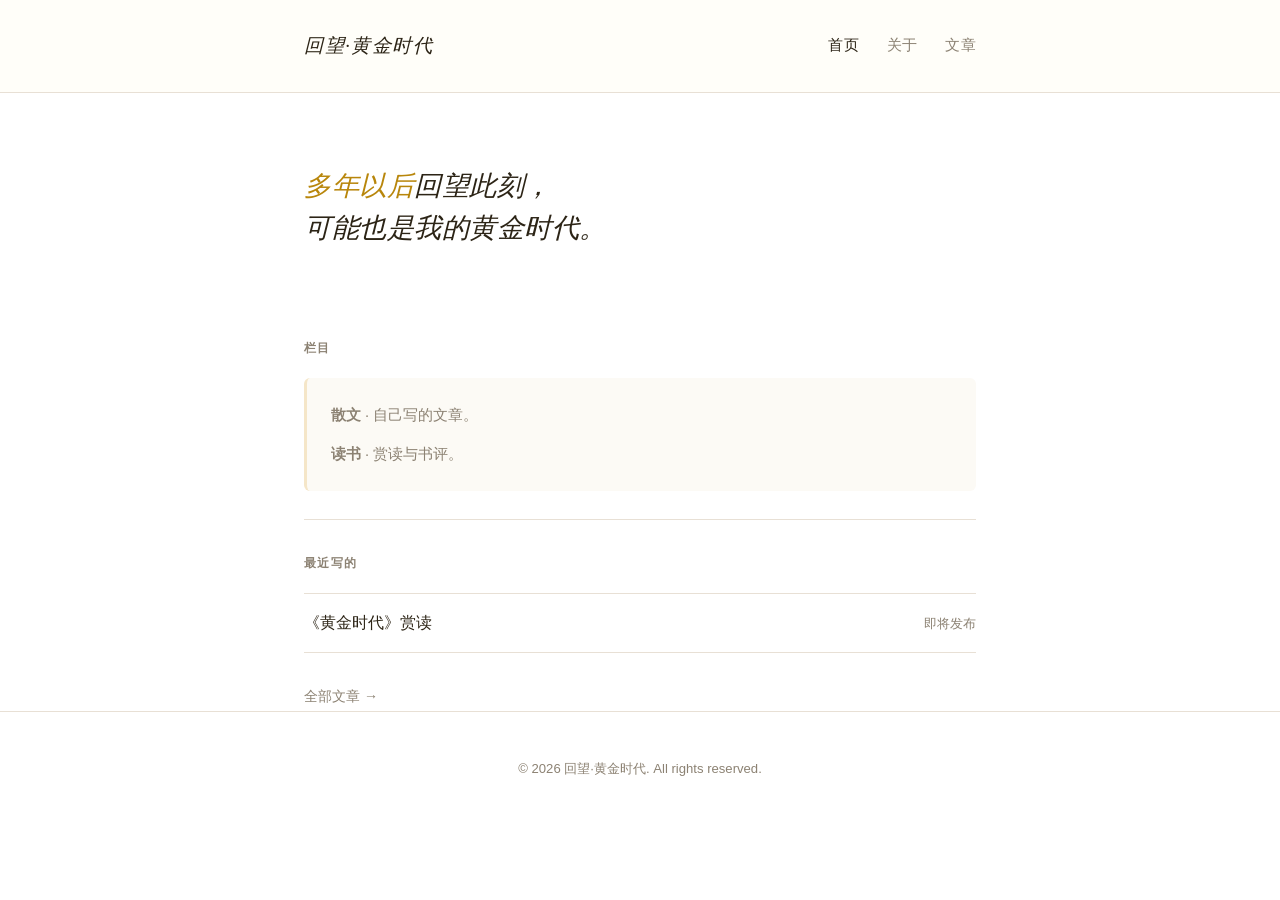
<file: index.html>
<!DOCTYPE html>
<html lang="zh-CN">
<head>
    <meta charset="UTF-8">
    <meta name="viewport" content="width=device-width, initial-scale=1.0">
    <title>回望·黄金时代</title>
    <link rel="icon" type="image/svg+xml" href="favicon.svg">
    <link rel="stylesheet" href="style.css">
    <style>
        .hero {
            padding: 72px 0 56px;
        }
        .hero-quote {
            font-size: 1.7rem;
            font-weight: 400;
            font-style: italic;
            line-height: 1.55;
            color: var(--text-color);
            margin: 0 0 20px 0;
            letter-spacing: 0.02em;
            font-family: "Noto Serif SC", "Source Han Serif SC", Georgia, serif;
        }
        .hero-quote .emphasis {
            color: var(--accent-color);
        }
        .hero-sub {
            font-size: 0.95rem;
            color: var(--secondary-text);
            line-height: 1.8;
            max-width: 520px;
        }
        .divider {
            border: none;
            border-top: 1px solid var(--border-color);
            margin: 0 0 32px 0;
        }
        .section-label {
            font-size: 0.78rem;
            font-weight: 600;
            text-transform: uppercase;
            letter-spacing: 0.12em;
            color: var(--secondary-text);
            margin-bottom: 18px;
        }
        .post-list {
            list-style: none;
            padding: 0;
            margin: 0 0 28px 0;
        }
        .post-list li {
            display: flex;
            justify-content: space-between;
            align-items: baseline;
            padding: 14px 0;
            border-bottom: 1px solid var(--border-color);
        }
        .post-list li:first-child {
            border-top: 1px solid var(--border-color);
        }
        .post-list a {
            text-decoration: none;
            color: var(--text-color);
            font-size: 1rem;
            font-weight: 500;
            transition: color 0.2s;
            flex: 1;
            margin-right: 16px;
        }
        .post-list a:hover {
            color: var(--accent-hover);
            text-decoration: underline;
            text-underline-offset: 3px;
        }
        .all-link {
            font-size: 0.88rem;
            color: var(--secondary-text);
            text-decoration: none;
            transition: color 0.2s;
        }
        .all-link:hover {
            color: var(--text-color);
        }
        .coming-soon {
            font-size: 0.92rem;
            color: var(--secondary-text);
            line-height: 1.8;
            padding: 24px;
            background: var(--quote-bg);
            border-radius: 6px;
            border-left: 3px solid var(--warm-glow);
        }
        .coming-soon a {
            color: var(--secondary-text);
            text-decoration: underline;
            text-decoration-color: #d5c9b0;
            text-underline-offset: 3px;
        }
        .coming-soon a:hover {
            color: var(--text-color);
        }
    </style>
</head>
<body>
    <header>
        <div class="container">
            <h1><a href="index.html"><span class="site-name">回望·黄金时代</span></a></h1>
            <nav>
                <a href="index.html" class="active">首页</a>
                <a href="about.html">关于</a>
                <a href="blog/">文章</a>
            </nav>
        </div>
    </header>

    <main class="container">
        <section class="hero">
            <p class="hero-quote">
                <span class="emphasis">多年以后</span>回望此刻，<br>可能也是我的黄金时代。
            </p>

        </section>


        <p class="section-label">栏目</p>
        <div class="coming-soon">
            <p style="margin:0 0 12px 0;"><strong>散文</strong> · 自己写的文章。</p>
            <p style="margin:0;"><strong>读书</strong> · 赏读与书评。</p>
        </div>

        <hr class="divider" style="margin-top: 28px;">

        <p class="section-label">最近写的</p>
        <ul class="post-list">
            <li>
                <a href="blog/reading-golden-age.html">《黄金时代》赏读</a>
                <span class="date">即将发布</span>
            </li>
        </ul>
        <a href="blog/" class="all-link">全部文章 →</a>
    </main>

    <footer>
        <div class="container">
            <p>&copy; 2026 回望·黄金时代. All rights reserved.</p>
        </div>
    </footer>
</body>
</html>
</file>
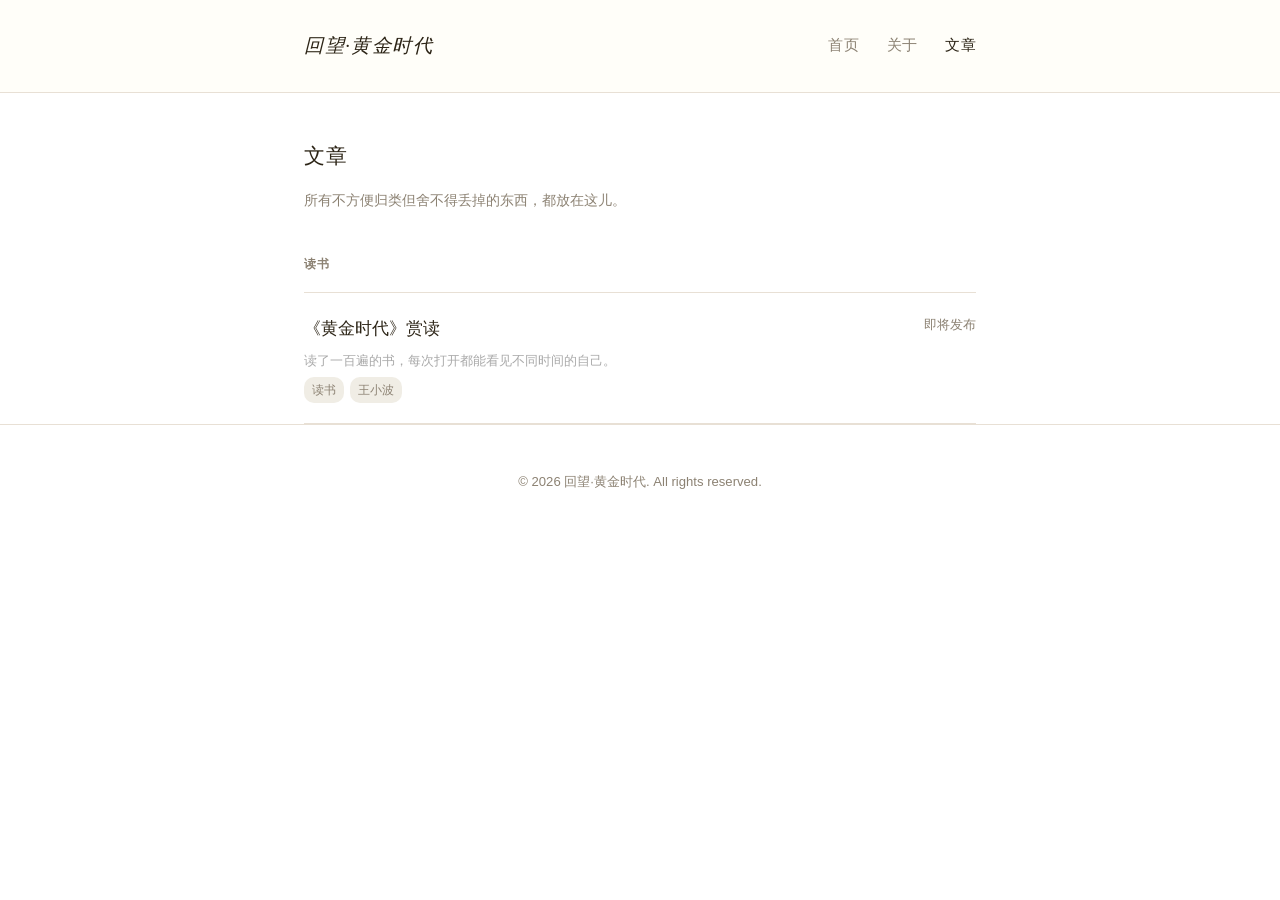
<file: blog/index.html>
<!DOCTYPE html>
<html lang="zh-CN">
<head>
    <meta charset="UTF-8">
    <meta name="viewport" content="width=device-width, initial-scale=1.0">
    <title>文章 | 回望·黄金时代</title>
    <link rel="icon" type="image/svg+xml" href="../favicon.svg">
    <link rel="stylesheet" href="../style.css">
    <style>
        .page-title {
            font-size: 1.3rem;
            font-weight: 500;
            margin: 44px 0 8px;
            letter-spacing: 0.03em;
        }
        .page-sub {
            font-size: 0.88rem;
            color: var(--secondary-text);
            margin-bottom: 32px;
            line-height: 1.7;
        }
        .article-list {
            list-style: none;
            padding: 0;
            margin: 0;
        }
        .article-list li {
            display: flex;
            justify-content: space-between;
            align-items: flex-start;
            padding: 20px 0;
            border-bottom: 1px solid var(--border-color);
        }
        .article-list li:first-child {
            border-top: 1px solid var(--border-color);
        }
        .article-meta {
            flex: 1;
            margin-right: 16px;
        }
        .article-meta a {
            text-decoration: none;
            color: var(--text-color);
            font-weight: 500;
            font-size: 1.05rem;
            transition: color 0.2s;
            display: block;
            margin-bottom: 6px;
        }
        .article-meta a:hover {
            color: var(--accent-hover);
            text-decoration: underline;
            text-underline-offset: 3px;
        }
        .article-excerpt {
            font-size: 0.82rem;
            color: #aaaaaa;
            margin-top: 4px;
            line-height: 1.6;
        }
        .article-tags {
            display: flex;
            gap: 6px;
            flex-wrap: wrap;
            margin-top: 6px;
        }
        .tag {
            font-size: 0.73rem;
            color: var(--secondary-text);
            background: #f0ede5;
            padding: 2px 8px;
            border-radius: 10px;
            white-space: nowrap;
        }
        .section-label {
            font-size: 0.78rem;
            font-weight: 600;
            text-transform: uppercase;
            letter-spacing: 0.12em;
            color: var(--secondary-text);
            margin: 36px 0 16px;
            padding-top: 4px;
        }
    </style>
</head>
<body>
    <header>
        <div class="container">
            <h1><a href="../index.html"><span class="site-name">回望·黄金时代</span></a></h1>
            <nav>
                <a href="../index.html">首页</a>
                <a href="../about.html">关于</a>
                <a href="index.html" class="active">文章</a>
            </nav>
        </div>
    </header>

    <main class="container">
        <h2 class="page-title">文章</h2>
        <p class="page-sub">所有不方便归类但舍不得丢掉的东西，都放在这儿。</p>

        <p class="section-label">读书</p>
        <ul class="article-list">
            <li>
                <div class="article-meta">
                    <a href="reading-golden-age.html">《黄金时代》赏读</a>
                    <div class="article-excerpt">读了一百遍的书，每次打开都能看见不同时间的自己。</div>
                    <div class="article-tags">
                        <span class="tag">读书</span>
                        <span class="tag">王小波</span>
                    </div>
                </div>
                <span class="date">即将发布</span>
            </li>
        </ul>
    </main>

    <footer>
        <div class="container">
            <p>&copy; 2026 回望·黄金时代. All rights reserved.</p>
        </div>
    </footer>
</body>
</html>
</file>
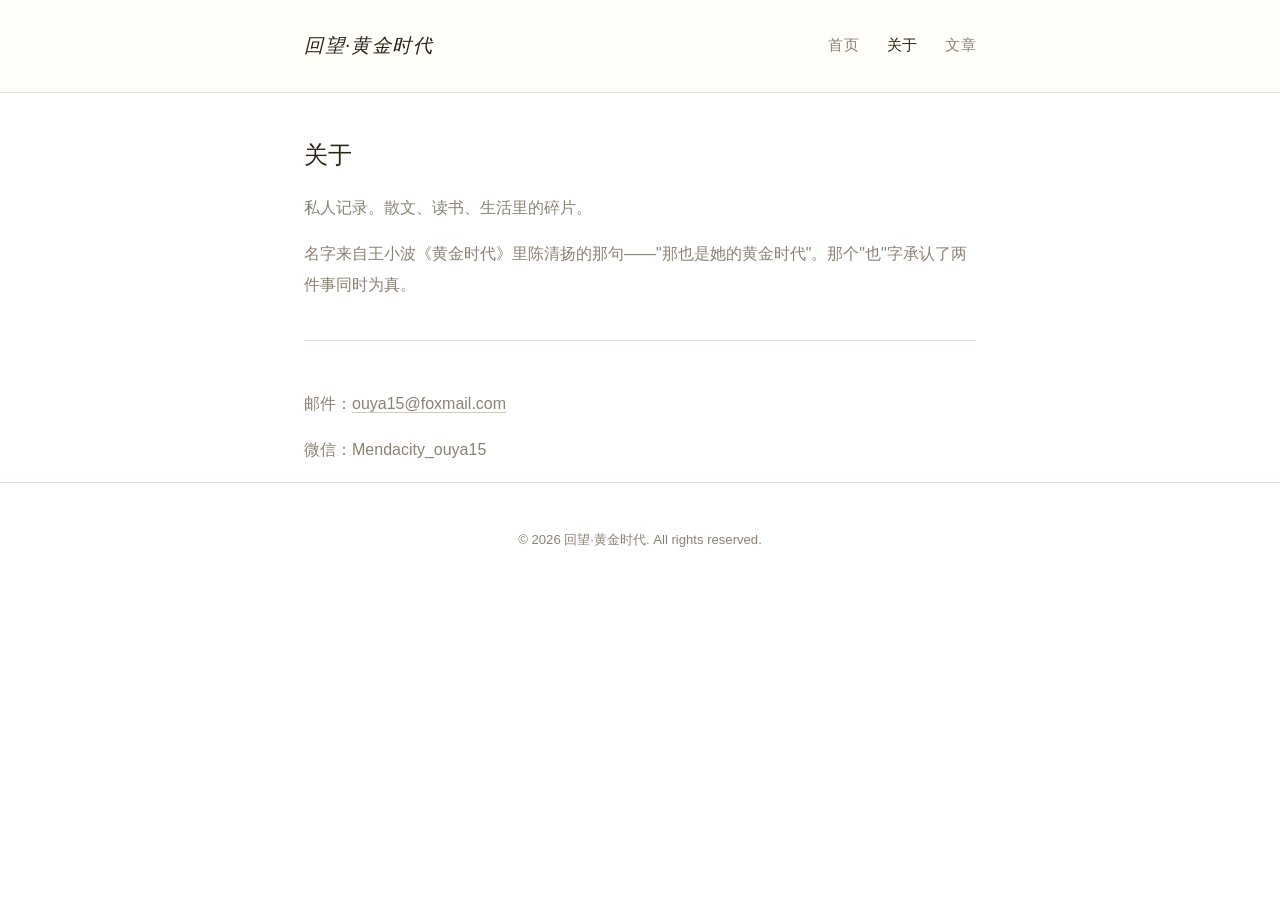
<file: about.html>
<!DOCTYPE html>
<html lang="zh-CN">
<head>
    <meta charset="UTF-8">
    <meta name="viewport" content="width=device-width, initial-scale=1.0">
    <title>关于 | 回望·黄金时代</title>
    <link rel="icon" type="image/svg+xml" href="favicon.svg">
    <link rel="stylesheet" href="style.css">
    <style>
        .about-page h2 { margin-top: 40px; margin-bottom: 16px; font-weight: 500; }
        .about-page p { color: var(--secondary-text); line-height: 1.9; }
        .contact-section { margin-top: 40px; padding-top: 32px; border-top: 1px solid var(--border-color); }
        .contact-section a { color: var(--secondary-text); text-decoration: underline; text-decoration-color: #d5c9b0; text-underline-offset: 3px; }
        .contact-section a:hover { color: var(--text-color); }
    </style>
</head>
<body>
    <header>
        <div class="container">
            <h1><a href="index.html"><span class="site-name">回望·黄金时代</span></a></h1>
            <nav>
                <a href="index.html">首页</a>
                <a href="about.html" class="active">关于</a>
                <a href="blog/">文章</a>
            </nav>
        </div>
    </header>

    <main class="container">
        <article class="about-page">
            <h2>关于</h2>
            <p>私人记录。散文、读书、生活里的碎片。</p>
            <p>名字来自王小波《黄金时代》里陈清扬的那句——"那也是她的黄金时代"。那个"也"字承认了两件事同时为真。</p>
            <div class="contact-section">
                <p>邮件：<a href="mailto:ouya15@foxmail.com">ouya15@foxmail.com</a></p>
                <p>微信：Mendacity_ouya15</p>
            </div>
        </article>
    </main>

    <footer>
        <div class="container">
            <p>&copy; 2026 回望·黄金时代. All rights reserved.</p>
        </div>
    </footer>
</body>
</html>
</file>
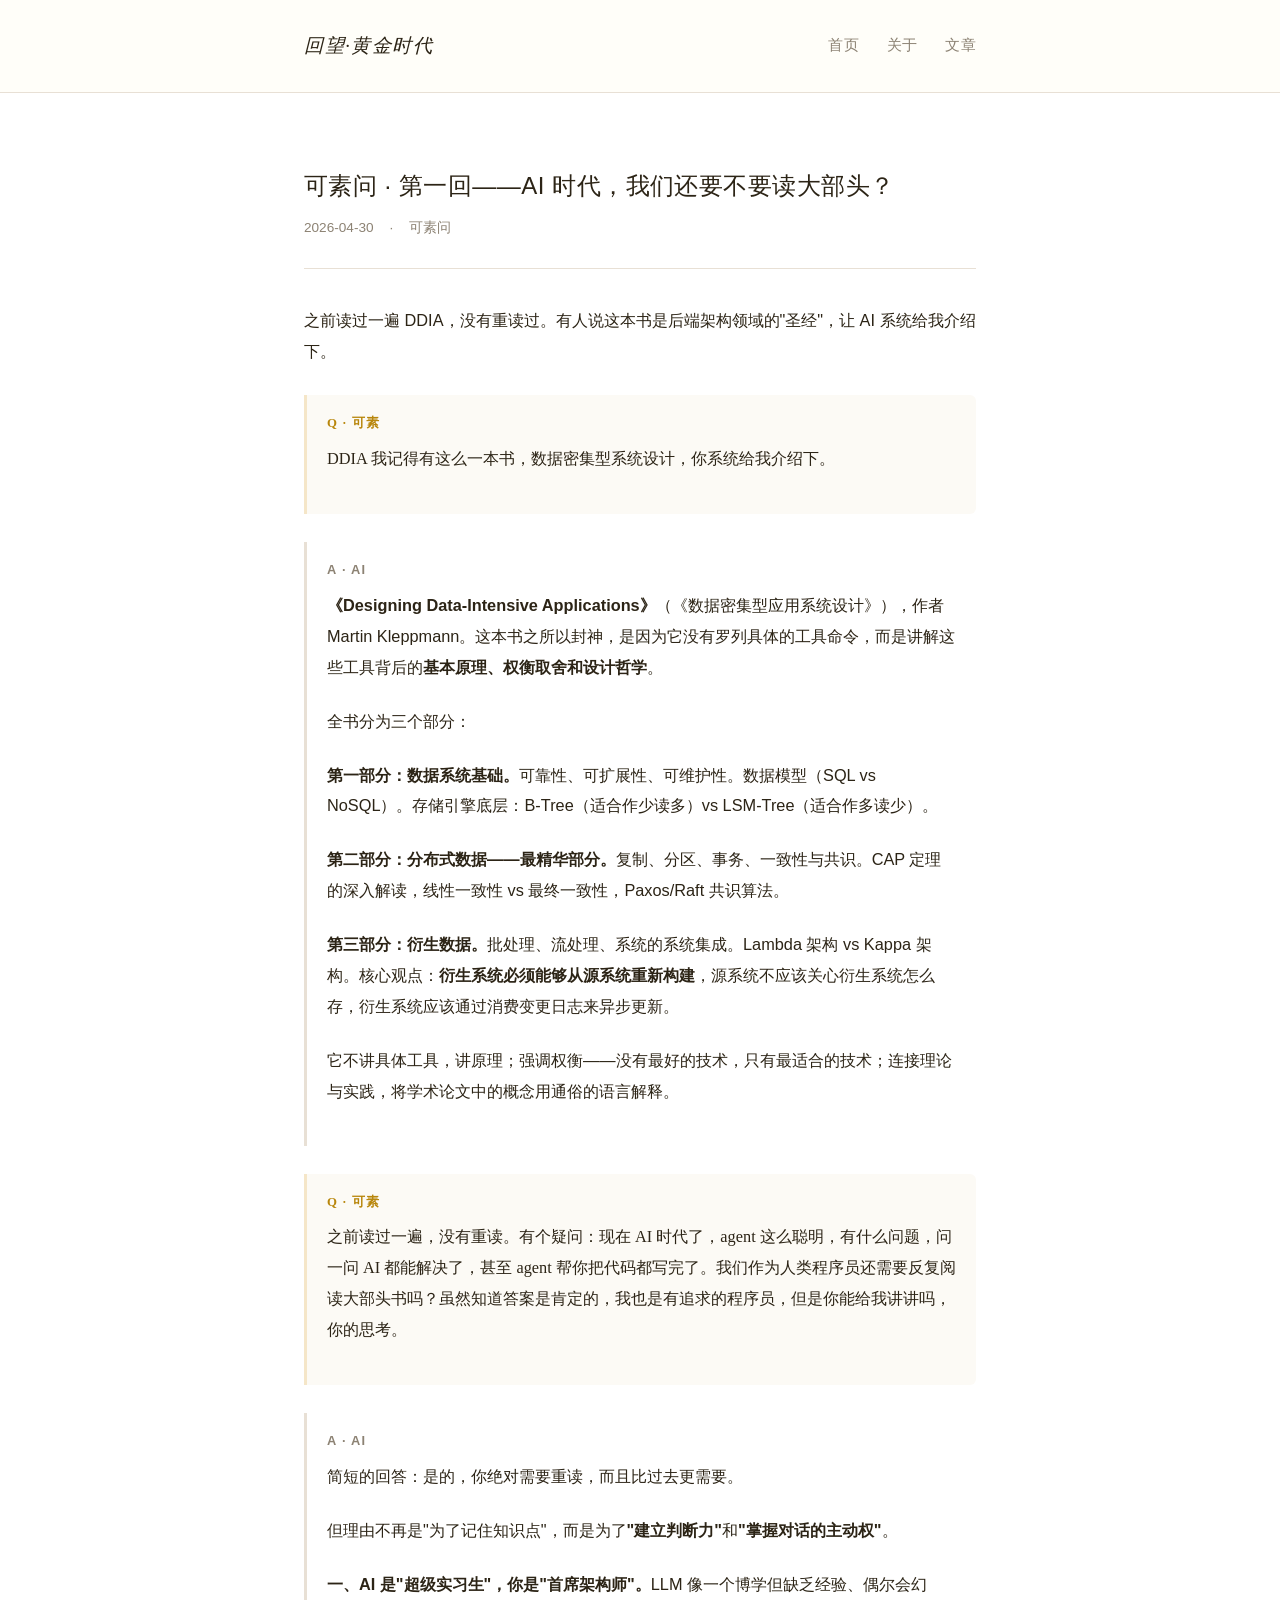
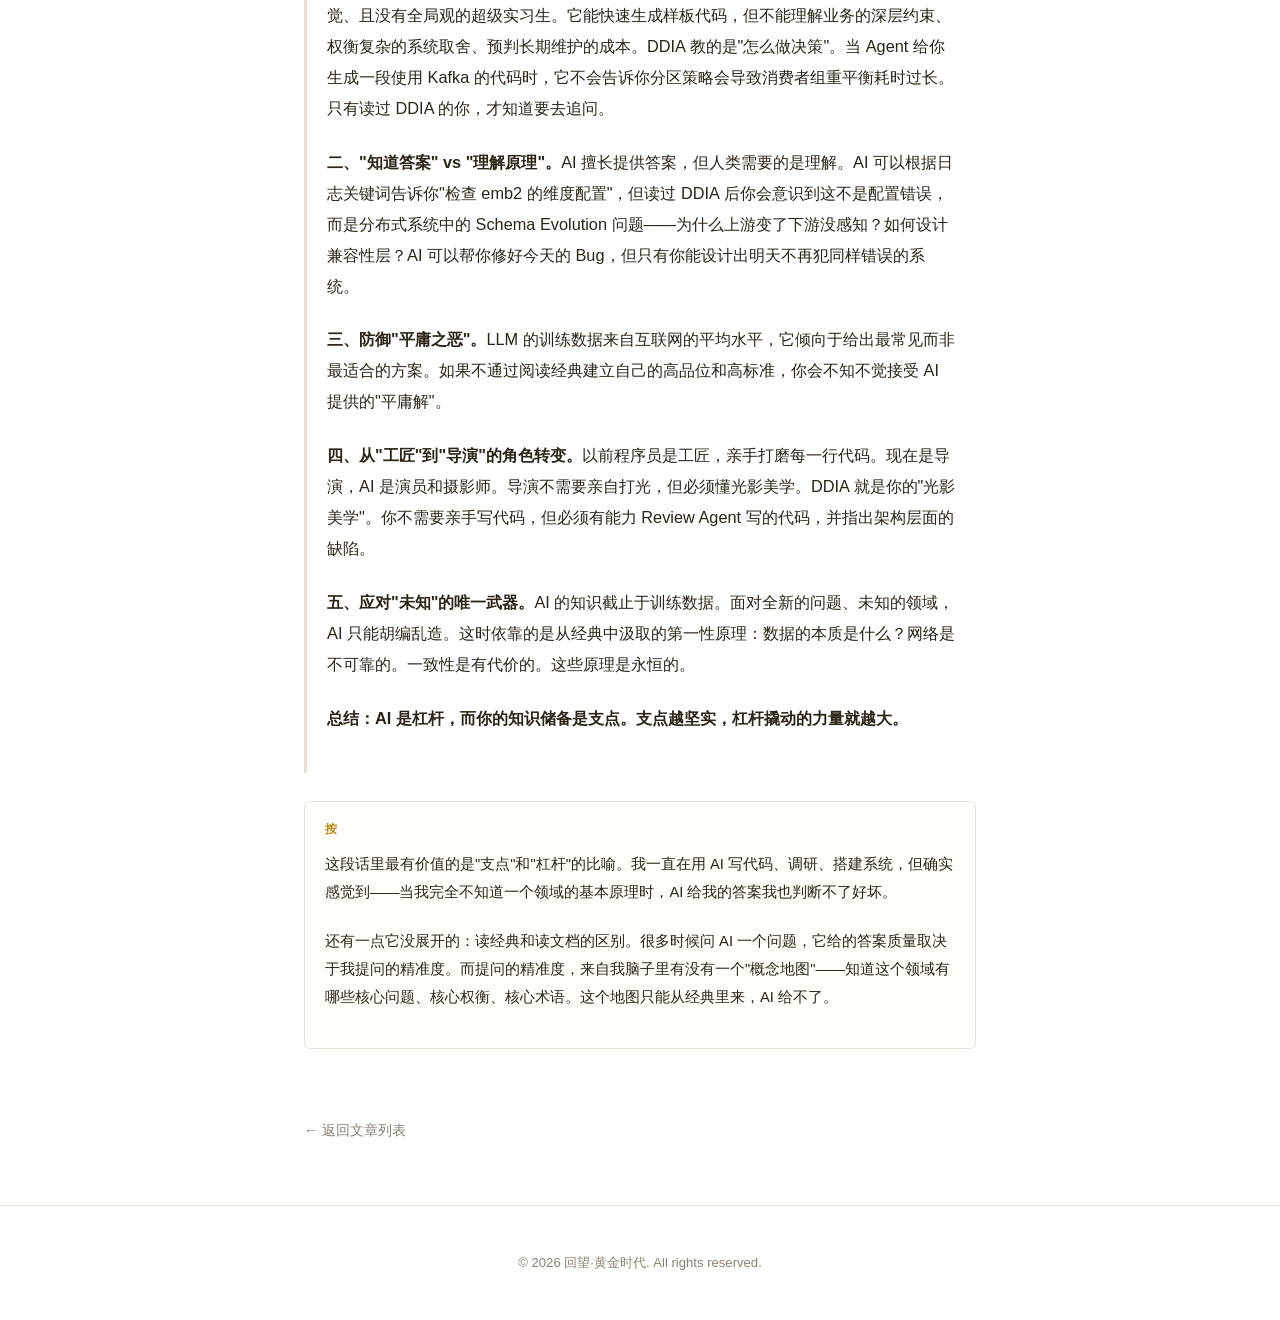
<file: blog/kesu-ask-01-ddia.html>
<!DOCTYPE html>
<html lang="zh-CN">
<head>
    <meta charset="UTF-8">
    <meta name="viewport" content="width=device-width, initial-scale=1.0">
    <title>可素问 · 第一回 | 回望·黄金时代</title>
    <link rel="icon" type="image/svg+xml" href="../favicon.svg">
    <link rel="stylesheet" href="../style.css">
    <style>
        .article { padding: 48px 0 60px; }
        .article-header { margin-bottom: 36px; background-color: transparent; }
        .article-header h1 { font-size: 1.5rem; font-weight: 500; line-height: 1.45; margin: 0 0 12px 0; letter-spacing: 0.02em; }
        .article-header .meta { font-size: 0.85rem; color: var(--secondary-text); display: flex; gap: 16px; }
        .article-body { font-size: 1.02rem; line-height: 1.9; }
        .article-body p { margin: 0 0 1.4em 0; }
        .article-body .q-block { background: var(--quote-bg); border-left: 3px solid var(--warm-glow); padding: 16px 20px; margin: 28px 0; border-radius: 0 6px 6px 0; font-family: "LXGW WenKai", "KaiTi", "STKaiti", serif; }
        .article-body .q-block .label { font-size: 0.8rem; font-weight: 600; text-transform: uppercase; letter-spacing: 0.1em; color: var(--accent-color); margin-bottom: 8px; }
        .article-body .a-block { padding: 16px 20px; margin: 28px 0; border-left: 3px solid var(--border-color); font-family: "PingFang SC", "Hiragino Sans GB", "Microsoft YaHei", sans-serif; }
        .article-body .a-block .label { font-size: 0.8rem; font-weight: 600; text-transform: uppercase; letter-spacing: 0.1em; color: var(--secondary-text); margin-bottom: 8px; }
        .article-body .annotation { background: #fffef9; border: 1px solid var(--border-color); border-radius: 6px; padding: 16px 20px; margin: 28px 0; font-size: 0.92rem; }
        .article-body .annotation .label { font-size: 0.78rem; font-weight: 600; text-transform: uppercase; letter-spacing: 0.1em; color: var(--accent-color); margin-bottom: 10px; }
        .back-link { font-size: 0.88rem; color: var(--secondary-text); text-decoration: none; display: inline-block; margin-top: 40px; }
        .back-link:hover { color: var(--text-color); }
        /* 字体测试段落样式 */
        .font-test { margin-top: 60px; padding-top: 32px; border-top: 2px dashed var(--border-color); }
        .font-test h2 { font-size: 1rem; font-weight: 500; margin-bottom: 8px; }
        .font-test .note { font-size: 0.8rem; color: var(--secondary-text); margin-bottom: 28px; }
        .font-test .sample { margin-bottom: 22px; padding: 14px 18px; background: #fffef9; border-radius: 6px; border: 1px solid #eee8d8; }
        .font-test .sample .label-row { font-size: 0.75rem; color: var(--accent-color); margin-bottom: 6px; font-weight: 600; letter-spacing: 0.05em; }
        .font-test .sample .text { font-size: 1rem; line-height: 1.8; }
        /* 各字体方案 */
        .font-test .f-default .text { font-family: inherit; }
        .font-test .f-sans .text { font-family: "PingFang SC", "Hiragino Sans GB", "Microsoft YaHei", "Noto Sans SC", sans-serif; }
        .font-test .f-serif .text { font-family: "Noto Serif SC", "Source Han Serif SC", "Songti SC", Georgia, serif; }
        .font-test .f-rounded .text { font-family: "LXGW WenKai", "ZCOOL XiaoWei", "KaiTi", "STKaiti", serif; }
        .font-test .f-mono-q .text { font-family: "PingFang SC", sans-serif; }
        .font-test .f-mono-a .text { font-family: "Noto Serif SC", "Source Han Serif SC", serif; }
        .font-test .f-combo1 .text { font-family: "PingFang SC", sans-serif; }
        .font-test .f-combo2 .text { font-family: "LXGW WenKai", "KaiTi", serif; }
        .font-test .f-combo3 .text { font-family: "ZCOOL XiaoWei", "Noto Serif SC", serif; }
    </style>
</head>
<body>
    <header>
        <div class="container">
            <h1><a href="../index.html"><span class="site-name">回望·黄金时代</span></a></h1>
            <nav>
                <a href="../index.html">首页</a>
                <a href="../about.html">关于</a>
                <a href="index.html">文章</a>
            </nav>
        </div>
    </header>

    <main class="container">
        <article class="article">
            <header class="article-header">
                <h1>可素问 · 第一回——AI 时代，我们还要不要读大部头？</h1>
                <div class="meta">
                    <span>2026-04-30</span>
                    <span>·</span>
                    <span>可素问</span>
                </div>
            </header>

            <div class="article-body">
                <p>之前读过一遍 DDIA，没有重读过。有人说这本书是后端架构领域的"圣经"，让 AI 系统给我介绍下。</p>

                <div class="q-block">
                    <div class="label">Q · 可素</div>
                    <p>DDIA 我记得有这么一本书，数据密集型系统设计，你系统给我介绍下。</p>
                </div>

                <div class="a-block">
                    <div class="label">A · AI</div>
                    <p><strong>《Designing Data-Intensive Applications》</strong>（《数据密集型应用系统设计》），作者 Martin Kleppmann。这本书之所以封神，是因为它没有罗列具体的工具命令，而是讲解这些工具背后的<strong>基本原理、权衡取舍和设计哲学</strong>。</p>
                    <p>全书分为三个部分：</p>
                    <p><strong>第一部分：数据系统基础。</strong>可靠性、可扩展性、可维护性。数据模型（SQL vs NoSQL）。存储引擎底层：B-Tree（适合作少读多）vs LSM-Tree（适合作多读少）。</p>
                    <p><strong>第二部分：分布式数据——最精华部分。</strong>复制、分区、事务、一致性与共识。CAP 定理的深入解读，线性一致性 vs 最终一致性，Paxos/Raft 共识算法。</p>
                    <p><strong>第三部分：衍生数据。</strong>批处理、流处理、系统的系统集成。Lambda 架构 vs Kappa 架构。核心观点：<strong>衍生系统必须能够从源系统重新构建</strong>，源系统不应该关心衍生系统怎么存，衍生系统应该通过消费变更日志来异步更新。</p>
                    <p>它不讲具体工具，讲原理；强调权衡——没有最好的技术，只有最适合的技术；连接理论与实践，将学术论文中的概念用通俗的语言解释。</p>
                </div>

                <div class="q-block">
                    <div class="label">Q · 可素</div>
                    <p>之前读过一遍，没有重读。有个疑问：现在 AI 时代了，agent 这么聪明，有什么问题，问一问 AI 都能解决了，甚至 agent 帮你把代码都写完了。我们作为人类程序员还需要反复阅读大部头书吗？虽然知道答案是肯定的，我也是有追求的程序员，但是你能给我讲讲吗，你的思考。</p>
                </div>

                <div class="a-block">
                    <div class="label">A · AI</div>
                    <p>简短的回答：是的，你绝对需要重读，而且比过去更需要。</p>
                    <p>但理由不再是"为了记住知识点"，而是为了<strong>"建立判断力"</strong>和<strong>"掌握对话的主动权"</strong>。</p>
                    <p><strong>一、AI 是"超级实习生"，你是"首席架构师"。</strong>LLM 像一个博学但缺乏经验、偶尔会幻觉、且没有全局观的超级实习生。它能快速生成样板代码，但不能理解业务的深层约束、权衡复杂的系统取舍、预判长期维护的成本。DDIA 教的是"怎么做决策"。当 Agent 给你生成一段使用 Kafka 的代码时，它不会告诉你分区策略会导致消费者组重平衡耗时过长。只有读过 DDIA 的你，才知道要去追问。</p>
                    <p><strong>二、"知道答案" vs "理解原理"。</strong>AI 擅长提供答案，但人类需要的是理解。AI 可以根据日志关键词告诉你"检查 emb2 的维度配置"，但读过 DDIA 后你会意识到这不是配置错误，而是分布式系统中的 Schema Evolution 问题——为什么上游变了下游没感知？如何设计兼容性层？AI 可以帮你修好今天的 Bug，但只有你能设计出明天不再犯同样错误的系统。</p>
                    <p><strong>三、防御"平庸之恶"。</strong>LLM 的训练数据来自互联网的平均水平，它倾向于给出最常见而非最适合的方案。如果不通过阅读经典建立自己的高品位和高标准，你会不知不觉接受 AI 提供的"平庸解"。</p>
                    <p><strong>四、从"工匠"到"导演"的角色转变。</strong>以前程序员是工匠，亲手打磨每一行代码。现在是导演，AI 是演员和摄影师。导演不需要亲自打光，但必须懂光影美学。DDIA 就是你的"光影美学"。你不需要亲手写代码，但必须有能力 Review Agent 写的代码，并指出架构层面的缺陷。</p>
                    <p><strong>五、应对"未知"的唯一武器。</strong>AI 的知识截止于训练数据。面对全新的问题、未知的领域，AI 只能胡编乱造。这时依靠的是从经典中汲取的第一性原理：数据的本质是什么？网络是不可靠的。一致性是有代价的。这些原理是永恒的。</p>
                    <p><strong>总结：AI 是杠杆，而你的知识储备是支点。支点越坚实，杠杆撬动的力量就越大。</strong></p>
                </div>

                <div class="annotation">
                    <div class="label">按</div>
                    <p>这段话里最有价值的是"支点"和"杠杆"的比喻。我一直在用 AI 写代码、调研、搭建系统，但确实感觉到——当我完全不知道一个领域的基本原理时，AI 给我的答案我也判断不了好坏。</p>
                    <p>还有一点它没展开的：读经典和读文档的区别。很多时候问 AI 一个问题，它给的答案质量取决于我提问的精准度。而提问的精准度，来自我脑子里有没有一个"概念地图"——知道这个领域有哪些核心问题、核心权衡、核心术语。这个地图只能从经典里来，AI 给不了。</p>
                </div>
            </div>

            <a href="index.html" class="back-link">← 返回文章列表</a>
        </article>
    </main>

    <footer>
        <div class="container">
            <p>&copy; 2026 回望·黄金时代. All rights reserved.</p>
        </div>
    </footer>
</body>
</html>
</file>
<file: style.css>
:root {
    --bg-color: #ffffff;
    --text-color: #2c2416;
    --accent-color: #b8860b;
    --accent-hover: #8b6508;
    --secondary-text: #8c8273;
    --border-color: #e8e0d5;
    --card-bg: #ffffff;
    --quote-bg: #fcfaf5;
    --warm-glow: #f5e6c8;
}

* {
    box-sizing: border-box;
}

body {
    font-family: -apple-system, BlinkMacSystemFont, "Segoe UI", Roboto, "Helvetica Neue", Arial, "PingFang SC", "Hiragino Sans GB", "Microsoft YaHei", sans-serif;
    line-height: 1.85;
    color: var(--text-color);
    background-color: var(--bg-color);
    margin: 0;
    padding: 0;
    font-size: 16px;
    -webkit-font-smoothing: antialiased;
}

.container {
    max-width: 720px;
    margin: 0 auto;
    padding: 0 24px;
}

/* Header */
header {
    border-bottom: 1px solid var(--border-color);
    padding: 28px 0;
    background-color: #fffef9;
}

header .container {
    display: flex;
    justify-content: space-between;
    align-items: center;
}

header h1 {
    margin: 0;
    font-size: 1.2rem;
    font-weight: 500;
    letter-spacing: 0.03em;
}

header h1 a {
    text-decoration: none;
    color: var(--text-color);
}

header h1 .site-name {
    font-style: italic;
    font-family: "Noto Serif SC", "Source Han Serif SC", "Songti SC", Georgia, serif;
    letter-spacing: 0.08em;
}

nav {
    display: flex;
    gap: 28px;
}

nav a {
    text-decoration: none;
    color: var(--secondary-text);
    font-size: 0.92rem;
    transition: color 0.2s ease;
    letter-spacing: 0.02em;
}

nav a:hover, nav a.active {
    color: var(--text-color);
}

a:visited {
    color: inherit;
}

/* Footer */
footer {
    border-top: 1px solid var(--border-color);
    padding: 32px 0;
    text-align: center;
    color: var(--secondary-text);
    font-size: 0.82rem;
    background-color: var(--card-bg);
}

/* Date */
.date {
    color: var(--secondary-text);
    font-size: 0.82rem;
    white-space: nowrap;
    font-variant-numeric: tabular-nums;
}

/* Responsive */
@media (max-width: 600px) {
    header .container {
        flex-direction: column;
        gap: 12px;
    }
}
</file>
